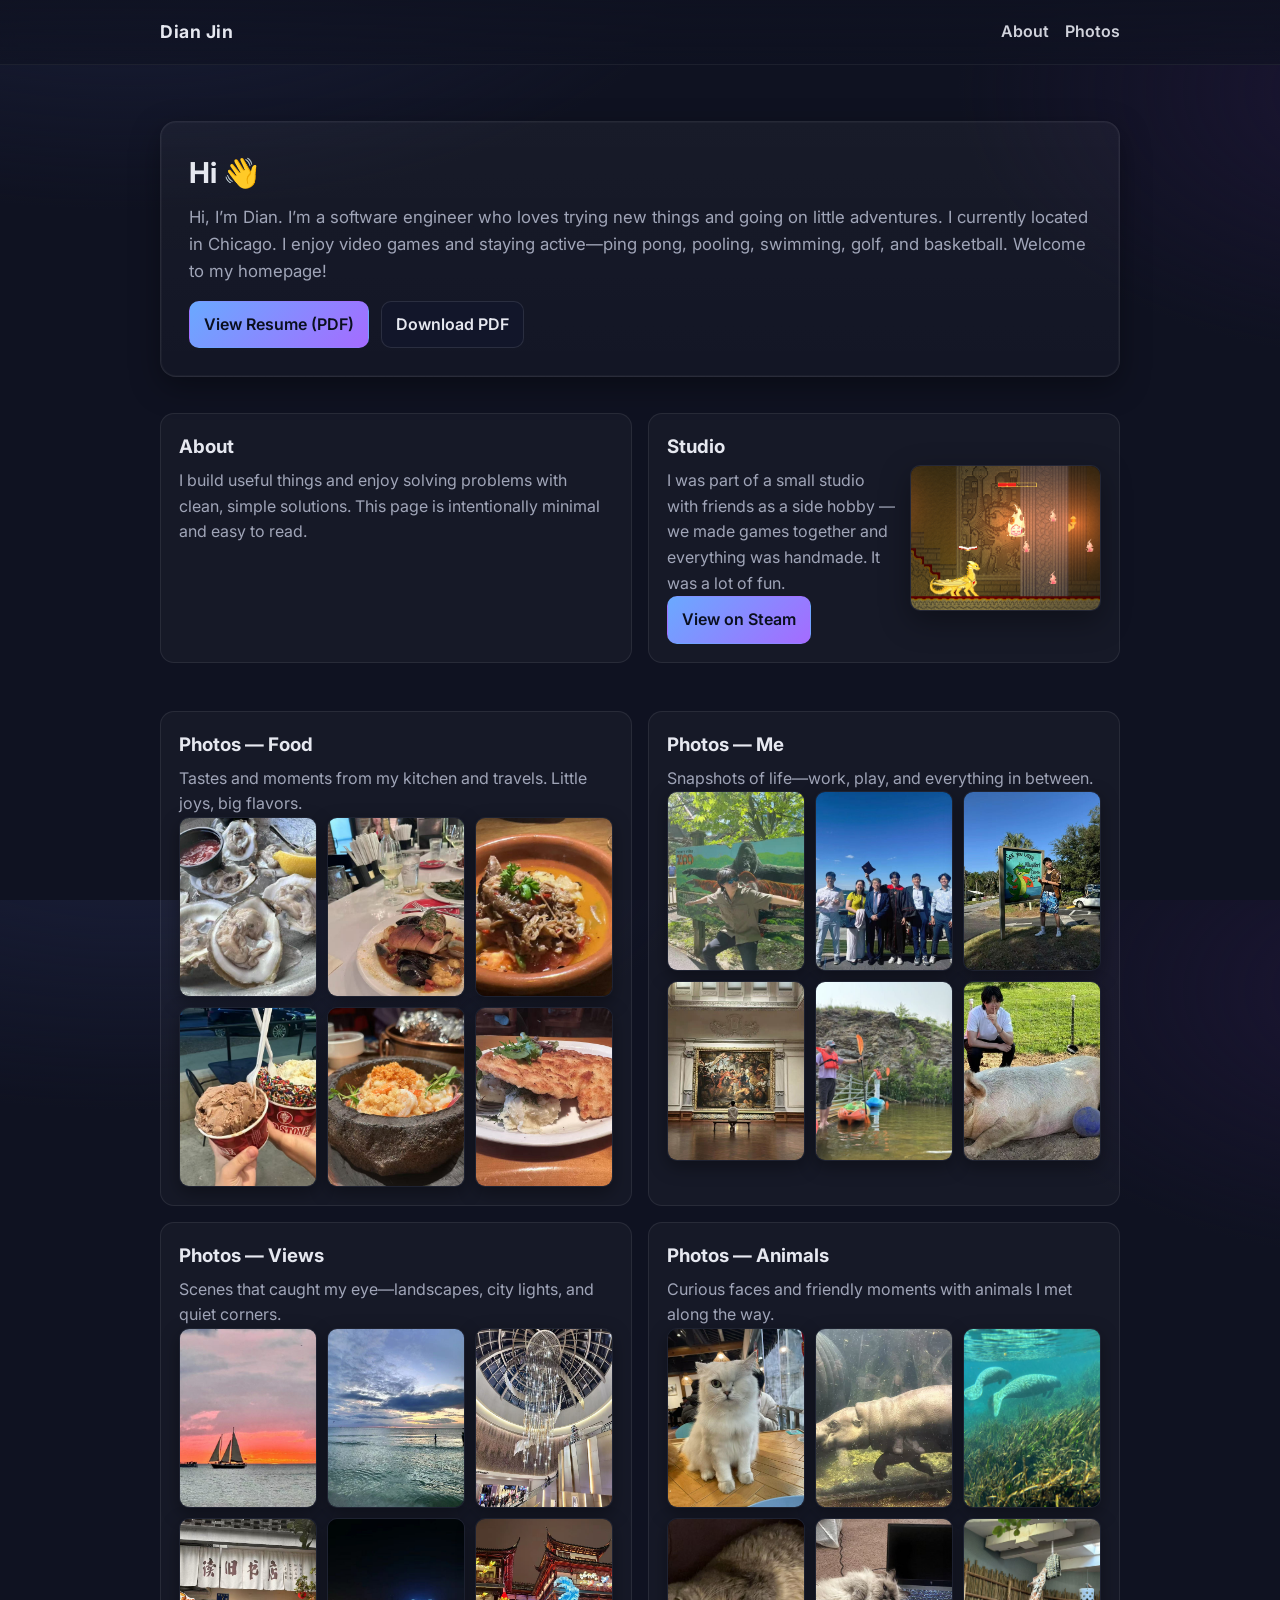
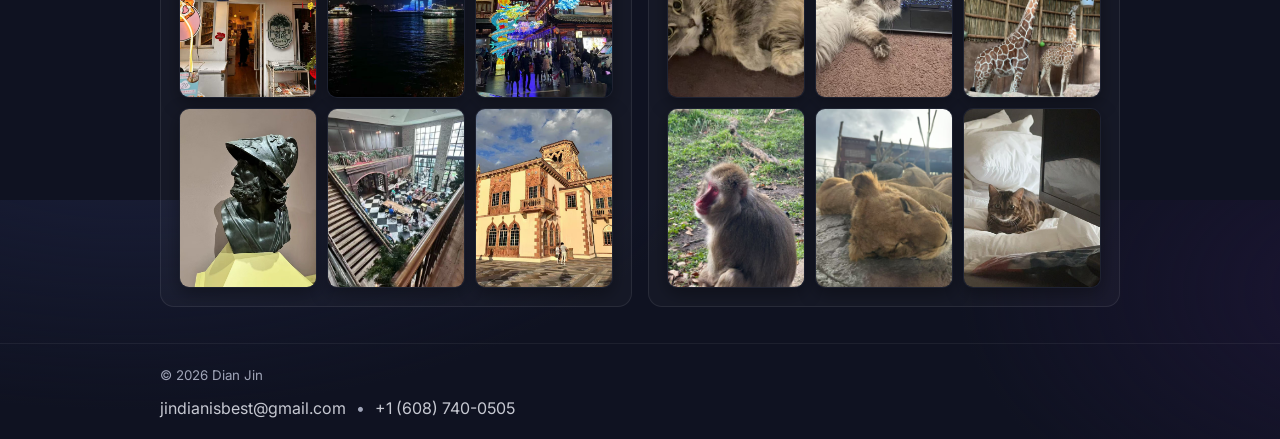
<file: index.html>
<!DOCTYPE html>
<html lang="en">
<head>
  <meta charset="utf-8" />
  <meta name="viewport" content="width=device-width, initial-scale=1" />
  <title>Dian Jin — Profile</title>
  <meta name="description" content="Profile of Dian Jin" />
  <link rel="preconnect" href="https://fonts.googleapis.com">
  <link rel="preconnect" href="https://fonts.gstatic.com" crossorigin>
  <link href="https://fonts.googleapis.com/css2?family=Inter:wght@400;600;800&display=swap" rel="stylesheet">
  <link rel="stylesheet" href="css/style.css" />
</head>
<body>
  <header class="site-header">
    <div class="container header-inner">
      <h1 class="logo" aria-label="Dian Jin">Dian Jin</h1>
      <nav class="nav">
        <a href="#about">About</a>
  <a href="#photos">Photos</a>
      </nav>
    </div>
  </header>

  <main class="container">
    <section id="hero" class="hero" aria-labelledby="intro-title">
      <div class="hero-card">
        <h2 id="intro-title">Hi 👋</h2>
  <p class="intro-text">Hi, I’m Dian. I’m a software engineer who loves trying new things and going on little adventures. I currently located in Chicago. I enjoy video games and staying active—ping pong, pooling, swimming, golf, and basketball. Welcome to my homepage!</p>
        <div class="cta">
          <a class="btn primary" href="assets/resume.pdf" target="_blank" rel="noopener noreferrer">View Resume (PDF)</a>
          <a class="btn" href="assets/resume.pdf" download>Download PDF</a>
        </div>
      </div>
    </section>
    
    <section id="about" class="cards">
      <article class="card">
        <h3>About</h3>
        <p>I build useful things and enjoy solving problems with clean, simple solutions. This page is intentionally minimal and easy to read.</p>
      </article>
      <article class="card studio">
        <div class="studio-content">
          <div class="studio-text">
            <h3>Studio</h3>
            <p>I was part of a small studio with friends as a side hobby — we made games together and everything was handmade. It was a lot of fun.</p>
            <div class="cta">
              <a class="btn primary" href="https://store.steampowered.com/app/3102950/Library_of_Meialia/" target="_blank" rel="noopener noreferrer">View on Steam</a>
            </div>
          </div>
          <figure class="studio-media">
  <img src="assets/images/meialia/meialia.png?v=20250817" alt="Library of Meialia screenshot" class="studio-img" loading="lazy" />
          </figure>
        </div>
      </article>
    </section>

    <section id="photos" class="cards photos">
      <article class="card">
        <h3>Photos — Food</h3>
        <p class="section-subtitle">Tastes and moments from my kitchen and travels. Little joys, big flavors.</p>
        <div class="gallery">
          <img src="assets/images/food/图片_20250817011442.jpg" alt="Food photo 1" loading="lazy" />
          <img src="assets/images/food/图片_20250817011454.jpg" alt="Food photo 2" loading="lazy" />
          <img src="assets/images/food/图片_20250817011456.jpg" alt="Food photo 3" loading="lazy" />
          <img src="assets/images/food/图片_20250817011811.jpg" alt="Food photo 4" loading="lazy" />
          <img src="assets/images/food/图片_20250817013312.jpg" alt="Food photo 5" loading="lazy" />
          <img src="assets/images/food/图片_20250817013458.jpg" alt="Food photo 6" loading="lazy" />
        </div>
      </article>

      <article class="card">
        <h3>Photos — Me</h3>
        <p class="section-subtitle">Snapshots of life—work, play, and everything in between.</p>
        <div class="gallery">
          <img src="assets/images/me/图片_20250817011448.jpg" alt="Me photo 1" loading="lazy" />
          <img src="assets/images/me/图片_20250817011449.jpg" alt="Me photo 2" loading="lazy" />
          <img src="assets/images/me/图片_20250817011457.jpg" alt="Me photo 3" loading="lazy" />
          <img src="assets/images/me/图片_20250817011500.jpg" alt="Me photo 4" loading="lazy" />
          <img src="assets/images/me/图片_20250817013300.jpg" alt="Me photo 5" loading="lazy" />
          <img src="assets/images/me/图片_20250817013311.jpg" alt="Me photo 6" loading="lazy" />
        </div>
      </article>

      <article class="card">
        <h3>Photos — Views</h3>
        <p class="section-subtitle">Scenes that caught my eye—landscapes, city lights, and quiet corners.</p>
        <div class="gallery">
          <img src="assets/images/views/图片_20250817011444.jpg" alt="View photo 1" loading="lazy" />
          <img src="assets/images/views/图片_20250817011446.jpg" alt="View photo 2" loading="lazy" />
          <img src="assets/images/views/图片_20250817011447.jpg" alt="View photo 3" loading="lazy" />
          <img src="assets/images/views/图片_20250817011451.jpg" alt="View photo 4" loading="lazy" />
          <img src="assets/images/views/图片_202508170114511.jpg" alt="View photo 5" loading="lazy" />
          <img src="assets/images/views/图片_20250817011453.jpg" alt="View photo 6" loading="lazy" />
          <img src="assets/images/views/图片_202508170114571.jpg" alt="View photo 7" loading="lazy" />
          <img src="assets/images/views/图片_20250817011458.jpg" alt="View photo 8" loading="lazy" />
          <img src="assets/images/views/图片_20250817013306.jpg" alt="View photo 9" loading="lazy" />
        </div>
      </article>

      <article class="card">
        <h3>Photos — Animals</h3>
        <p class="section-subtitle">Curious faces and friendly moments with animals I met along the way.</p>
        <div class="gallery">
          <img src="assets/images/animals/图片_20250817011452.jpg" alt="Animal photo 1" loading="lazy" />
          <img src="assets/images/animals/图片_20250817013251.jpg" alt="Animal photo 2" loading="lazy" />
          <img src="assets/images/animals/图片_20250817013303.jpg" alt="Animal photo 3" loading="lazy" />
          <img src="assets/images/animals/图片_20250817013309.jpg" alt="Animal photo 4" loading="lazy" />
          <img src="assets/images/animals/图片_20250817013310.jpg" alt="Animal photo 5" loading="lazy" />
          <img src="assets/images/animals/图片_20250817013314.jpg" alt="Animal photo 6" loading="lazy" />
          <img src="assets/images/animals/图片_20250817013317.jpg" alt="Animal photo 7" loading="lazy" />
          <img src="assets/images/animals/图片_20250817013319.jpg" alt="Animal photo 8" loading="lazy" />
          <img src="assets/images/animals/图片_20250817013322.jpg" alt="Animal photo 9" loading="lazy" />
        </div>
      </article>
    </section>

    
  </main>

  <footer class="site-footer">
    <div class="container">
      <small>© <span id="year"></span> Dian Jin</small>
      <div class="footer-contact">
        <a href="mailto:jindianisbest@gmail.com" aria-label="Email Dian">jindianisbest@gmail.com</a>
        <span aria-hidden="true">•</span>
        <a href="tel:+16087400505" aria-label="Call Dian">+1 (608) 740-0505</a>
      </div>
    </div>
  </footer>

  <!-- Lightbox overlay -->
  <div id="lightbox" class="lightbox-overlay" aria-modal="true" role="dialog" aria-hidden="true">
    <div class="lightbox-content">
      <img class="lightbox-img" alt="Expanded view" />
      <button class="lightbox-close" aria-label="Close">✕</button>
    </div>
  </div>

  <script src="js/script.js"></script>
  <script>
    // Lightweight lightbox for gallery images
    (function () {
      const overlay = document.getElementById('lightbox');
      const imgEl = overlay?.querySelector('.lightbox-img');
      const closeBtn = overlay?.querySelector('.lightbox-close');
      const images = document.querySelectorAll('.gallery img');
      if (!overlay || !imgEl || !closeBtn || !images.length) return;

      const open = (src, alt) => {
        overlay.classList.add('open');
        overlay.setAttribute('aria-hidden', 'false');
        imgEl.src = src;
        imgEl.alt = alt || 'Expanded view';
        document.body.style.overflow = 'hidden';
      };
      const close = () => {
        overlay.classList.remove('open');
        overlay.setAttribute('aria-hidden', 'true');
        imgEl.src = '';
        document.body.style.overflow = '';
      };

      images.forEach(img => {
        img.addEventListener('click', () => open(img.src, img.alt));
        img.addEventListener('keydown', (e) => { if (e.key === 'Enter' || e.key === ' ') open(img.src, img.alt); });
        img.tabIndex = 0; // keyboard open
        img.role = 'button';
        img.ariaLabel = 'Open photo';
      });
      overlay.addEventListener('click', (e) => { if (e.target === overlay) close(); });
      closeBtn.addEventListener('click', close);
      document.addEventListener('keydown', (e) => { if (e.key === 'Escape' && overlay.classList.contains('open')) close(); });
    })();
  </script>
</body>
</html>
</file>
<file: css/style.css>
/* Minimal, clean, and readable styles */
:root {
  --bg: #0f1221;
  --panel: #12162a;
  --text: #e6e8f0;
  --muted: #a0a5b8;
  --accent: #6aa9ff;
  --accent-2: #a56bff;
  --ring: hsl(220 90% 60% / 0.2);
}
* { box-sizing: border-box; }
html, body { height: 100%; }
body {
  margin: 0;
  font-family: "Inter", system-ui, -apple-system, Segoe UI, Roboto, Arial, sans-serif;
  color: var(--text);
  background: radial-gradient(1200px 600px at 10% -10%, #1a1f3a 0%, transparent 50%),
              radial-gradient(1000px 600px at 110% 10%, #1b1533 0%, transparent 45%),
              var(--bg);
  line-height: 1.6;
}
.container { max-width: 1000px; margin: 0 auto; padding: 0 20px; }

/* Header */
.site-header { position: sticky; top: 0; z-index: 10; backdrop-filter: blur(8px); background: linear-gradient(to bottom, rgba(15,18,33,0.85), rgba(15,18,33,0.6)); border-bottom: 1px solid rgba(255,255,255,0.06); }
.header-inner { display: flex; align-items: center; justify-content: space-between; min-height: 64px; }
.logo { font-size: 1.1rem; letter-spacing: 0.5px; margin: 0; }
.nav { display: flex; gap: 16px; align-items: center; }
.nav a, .nav .linklike { color: var(--text); text-decoration: none; opacity: 0.9; font-weight: 600; }
.linklike { background: none; border: 0; padding: 0; cursor: pointer; }
.nav a:hover, .nav .linklike:hover { opacity: 1; color: white; }

/* Hero */
.hero { padding: 56px 0 24px; }
.hero-card {
  background: linear-gradient(180deg, rgba(255,255,255,0.04), rgba(255,255,255,0.02));
  border: 1px solid rgba(255,255,255,0.08);
  border-radius: 16px;
  padding: 28px;
  box-shadow: 0 10px 30px rgba(0,0,0,0.35), 0 0 0 1px rgba(255,255,255,0.03) inset;
}
.hero-card h2 { margin: 0 0 8px; font-size: 1.8rem; }
.intro-text { margin: 0 0 16px; color: var(--muted); font-size: 1.05rem; }

.cta { display: flex; gap: 12px; flex-wrap: wrap; }
.btn {
  --b: rgba(255,255,255,0.1);
  background: var(--panel);
  border: 1px solid var(--b);
  color: var(--text);
  padding: 10px 14px;
  border-radius: 10px;
  text-decoration: none;
  display: inline-flex;
  align-items: center;
  gap: 8px;
  font-weight: 600;
  transition: transform 0.06s ease, background 0.2s ease, border-color 0.2s ease;
}
.btn:hover { transform: translateY(-1px); border-color: rgba(255,255,255,0.22); }
.btn.primary { background: linear-gradient(135deg, var(--accent), var(--accent-2)); border-color: transparent; color: #0a0f1f; }
.btn.primary:hover { filter: brightness(1.08); }

/* Cards */
.cards { display: grid; grid-template-columns: 1fr; gap: 16px; padding: 12px 0 36px; }
.card { background: rgba(255,255,255,0.03); border: 1px solid rgba(255,255,255,0.08); border-radius: 14px; padding: 18px; }
.card h3 { margin: 0 0 6px; }
.card p { margin: 0; color: var(--muted); }
@media (min-width: 720px) { .cards { grid-template-columns: 1fr 1fr; } }

/* Buttons/links */
.icon-button, .icon-link { background: none; border: 1px solid rgba(255,255,255,0.12); color: var(--text); padding: 6px 10px; border-radius: 8px; cursor: pointer; text-decoration: none; }
.icon-button:hover, .icon-link:hover { border-color: rgba(255,255,255,0.24); }

/* Footer */
.site-footer { border-top: 1px solid rgba(255,255,255,0.06); padding: 18px 0; color: var(--muted); }
.footer-contact { margin-top: 8px; display: flex; gap: 10px; align-items: center; flex-wrap: wrap; }
.footer-contact a { color: var(--text); text-decoration: none; opacity: 0.85; }
.footer-contact a:hover { opacity: 1; text-decoration: underline; }

/* Studio block */
.studio .studio-content { display: grid; grid-template-columns: 1fr; gap: 14px; align-items: center; }
@media (min-width: 880px) { .studio .studio-content { grid-template-columns: 1.2fr 1fr; } }
.studio-media { margin: 0; }
/* Buttons/links */
.icon-button, .icon-link { background: none; border: 1px solid rgba(255,255,255,0.12); color: var(--text); padding: 6px 10px; border-radius: 8px; cursor: pointer; text-decoration: none; }
.icon-button:hover, .icon-link:hover { border-color: rgba(255,255,255,0.24); }

.studio-img { width: 100%; height: auto; display: block; border-radius: 10px; border: 1px solid rgba(255,255,255,0.1); box-shadow: 0 10px 30px rgba(0,0,0,0.35); background: #0b0f1f; }
/* Footer */

/* Photos / Gallery */
.section-subtitle { color: var(--muted); margin: 4px 0 12px; }
.photos .card { overflow: hidden; }
.gallery {
  display: grid;
  grid-template-columns: repeat(2, 1fr);
  gap: 10px;
}
@media (min-width: 720px) {
  .gallery { grid-template-columns: repeat(3, 1fr); }
}
.gallery img {
  width: 100%;
  height: 180px;
  object-fit: cover;
  border-radius: 10px;
  border: 1px solid rgba(255,255,255,0.08);
  background: #0b0f1f;
  box-shadow: 0 6px 18px rgba(0,0,0,0.35);
  transition: transform 0.2s ease, box-shadow 0.2s ease, border-color 0.2s ease;
  cursor: zoom-in;
}
.gallery img:hover { transform: translateY(-2px) scale(1.01); border-color: rgba(255,255,255,0.18); box-shadow: 0 10px 28px rgba(0,0,0,0.45); }

/* Lightbox */
.lightbox-overlay {
  position: fixed; inset: 0; display: none; align-items: center; justify-content: center;
  background: rgba(0,0,0,0.7); z-index: 1000; padding: 24px;
}
.lightbox-overlay.open { display: flex; }
.lightbox-content { max-width: min(92vw, 1200px); max-height: 86vh; position: relative; }
.lightbox-img { width: 100%; height: auto; max-height: 86vh; border-radius: 12px; border: 1px solid rgba(255,255,255,0.18); box-shadow: 0 20px 60px rgba(0,0,0,0.6); }
.lightbox-close {
  position: absolute; top: -10px; right: -10px; background: var(--panel); color: var(--text);
  border: 1px solid rgba(255,255,255,0.18); border-radius: 999px; width: 36px; height: 36px; cursor: pointer;
}
</file>
